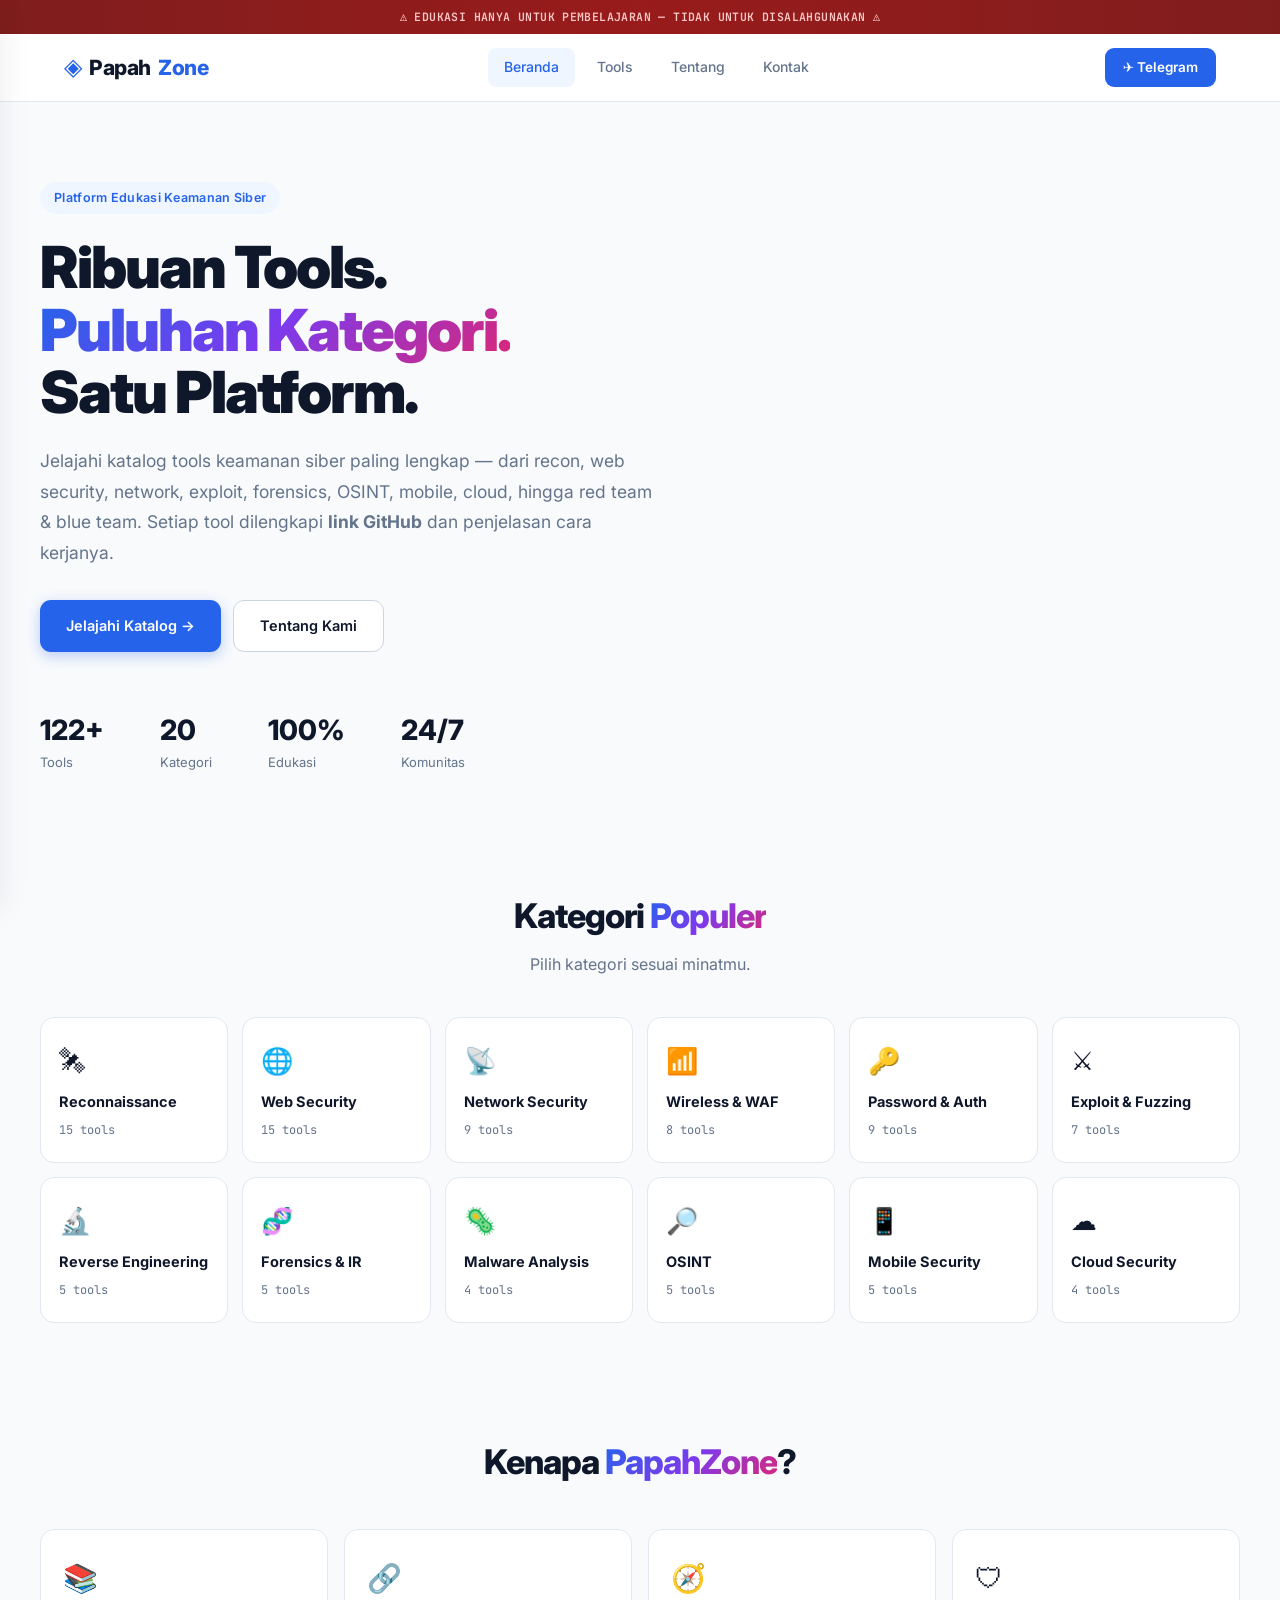
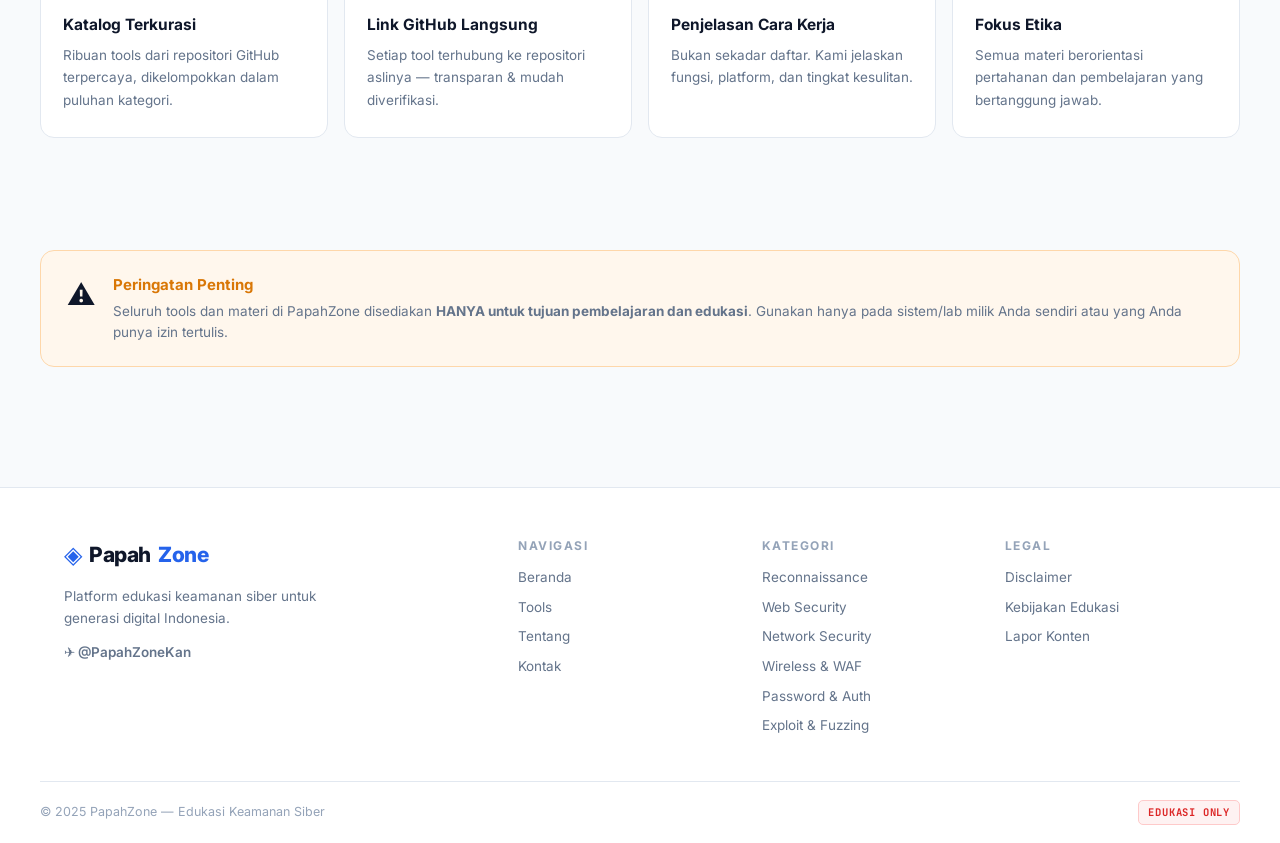
<file: index.html>
<!DOCTYPE html>
<html lang="id">
<head>
<meta charset="UTF-8">
<meta name="viewport" content="width=device-width, initial-scale=1.0">
<title>PapahZone — Platform Edukasi Keamanan Siber</title>
<meta name="description" content="Katalog ribuan tools keamanan siber: recon, web, network, exploit, forensics, OSINT, mobile, cloud, dan puluhan kategori lainnya.">
<link rel="stylesheet" href="style.css">
</head>
<body>

<div class="edu-banner">⚠ EDUKASI HANYA UNTUK PEMBELAJARAN — TIDAK UNTUK DISALAHGUNAKAN ⚠</div>

<header class="navbar">
  <div class="nav-container">
    <a href="index.html" class="logo"><span class="logo-mark">◈</span> Papah<span class="logo-accent">Zone</span></a>
    <nav class="nav-links">
      <a href="index.html" class="active">Beranda</a>
      <a href="tools.html">Tools</a>
      <a href="tentang.html">Tentang</a>
      <a href="kontak.html">Kontak</a>
    </nav>
    <div class="nav-actions">
      <a href="https://t.me/PapahZoneKan" target="_blank" class="btn-tg">✈ Telegram</a>
      <button class="hamburger" id="hamburger" aria-label="Menu"><span></span><span></span><span></span></button>
    </div>
  </div>
</header>

<aside class="sidebar" id="sidebar">
  <div class="sidebar-head">
    <span class="logo"><span class="logo-mark">◈</span> Papah<span class="logo-accent">Zone</span></span>
    <button class="close-btn" id="closeSidebar">✕</button>
  </div>
  <nav class="sidebar-nav">
    <a href="index.html" class="nav-item">Beranda</a>
    <div class="nav-group">
      <button class="nav-item group-toggle">Kategori Tools <span class="chev">▾</span></button>
      <div class="group-menu" id="sidebarCategories">
        <!-- diisi app.js -->
      </div>
    </div>
    <a href="tools.html" class="nav-item">Semua Tools</a>
    <a href="tentang.html" class="nav-item">Tentang Kami</a>
    <a href="kontak.html" class="nav-item">Contact Us</a>
  </nav>
  <div class="sidebar-foot">
    <a href="https://t.me/PapahZoneKan" target="_blank" class="tg-full">✈ @PapahZoneKan</a>
  </div>
</aside>
<div class="overlay" id="overlay"></div>

<main>
  <section class="hero container">
    <div class="hero-content">
      <span class="pill">Platform Edukasi Keamanan Siber</span>
      <h1>Ribuan Tools.<br><span class="gradient-text">Puluhan Kategori.</span><br>Satu Platform.</h1>
      <p class="hero-desc">Jelajahi katalog tools keamanan siber paling lengkap — dari recon, web security, network, exploit, forensics, OSINT, mobile, cloud, hingga red team & blue team. Setiap tool dilengkapi <strong>link GitHub</strong> dan penjelasan cara kerjanya.</p>
      <div class="hero-actions">
        <a href="tools.html" class="btn btn-primary">Jelajahi Katalog →</a>
        <a href="tentang.html" class="btn btn-outline">Tentang Kami</a>
      </div>
      <div class="hero-stats">
        <div><strong id="statTools">0</strong><span>Tools</span></div>
        <div><strong id="statCats">0</strong><span>Kategori</span></div>
        <div><strong>100%</strong><span>Edukasi</span></div>
        <div><strong>24/7</strong><span>Komunitas</span></div>
      </div>
    </div>
  </section>

  <section class="container section">
    <div class="section-head"><h2>Kategori <span class="gradient-text">Populer</span></h2><p>Pilih kategori sesuai minatmu.</p></div>
    <div class="category-grid" id="homeCategories"></div>
  </section>

  <section class="container section">
    <div class="section-head"><h2>Kenapa <span class="gradient-text">PapahZone</span>?</h2></div>
    <div class="feature-grid">
      <div class="feature-card"><div class="feature-icon">📚</div><h3>Katalog Terkurasi</h3><p>Ribuan tools dari repositori GitHub terpercaya, dikelompokkan dalam puluhan kategori.</p></div>
      <div class="feature-card"><div class="feature-icon">🔗</div><h3>Link GitHub Langsung</h3><p>Setiap tool terhubung ke repositori aslinya — transparan & mudah diverifikasi.</p></div>
      <div class="feature-card"><div class="feature-icon">🧭</div><h3>Penjelasan Cara Kerja</h3><p>Bukan sekadar daftar. Kami jelaskan fungsi, platform, dan tingkat kesulitan.</p></div>
      <div class="feature-card"><div class="feature-icon">🛡</div><h3>Fokus Etika</h3><p>Semua materi berorientasi pertahanan dan pembelajaran yang bertanggung jawab.</p></div>
    </div>
  </section>

  <section class="container section">
    <div class="warning-box">
      <div class="warning-icon">⚠</div>
      <div><h3>Peringatan Penting</h3><p>Seluruh tools dan materi di PapahZone disediakan <strong>HANYA untuk tujuan pembelajaran dan edukasi</strong>. Gunakan hanya pada sistem/lab milik Anda sendiri atau yang Anda punya izin tertulis.</p></div>
    </div>
  </section>
</main>

<footer class="footer">
  <div class="container footer-grid">
    <div><div class="logo"><span class="logo-mark">◈</span> Papah<span class="logo-accent">Zone</span></div><p class="footer-desc">Platform edukasi keamanan siber untuk generasi digital Indonesia.</p><a href="https://t.me/PapahZoneKan" target="_blank" class="tg-link">✈ @PapahZoneKan</a></div>
    <div><h4>Navigasi</h4><a href="index.html">Beranda</a><a href="tools.html">Tools</a><a href="tentang.html">Tentang</a><a href="kontak.html">Kontak</a></div>
    <div><h4>Kategori</h4><div id="footerCategories"></div></div>
    <div><h4>Legal</h4><a href="tentang.html">Disclaimer</a><a href="tentang.html">Kebijakan Edukasi</a><a href="kontak.html">Lapor Konten</a></div>
  </div>
  <div class="container footer-bottom"><span>© 2025 PapahZone — Edukasi Keamanan Siber</span><span class="edu-tag">EDUKASI ONLY</span></div>
</footer>

<script src="data.js"></script>
<script src="app.js"></script>
</body>
</html>
</file>
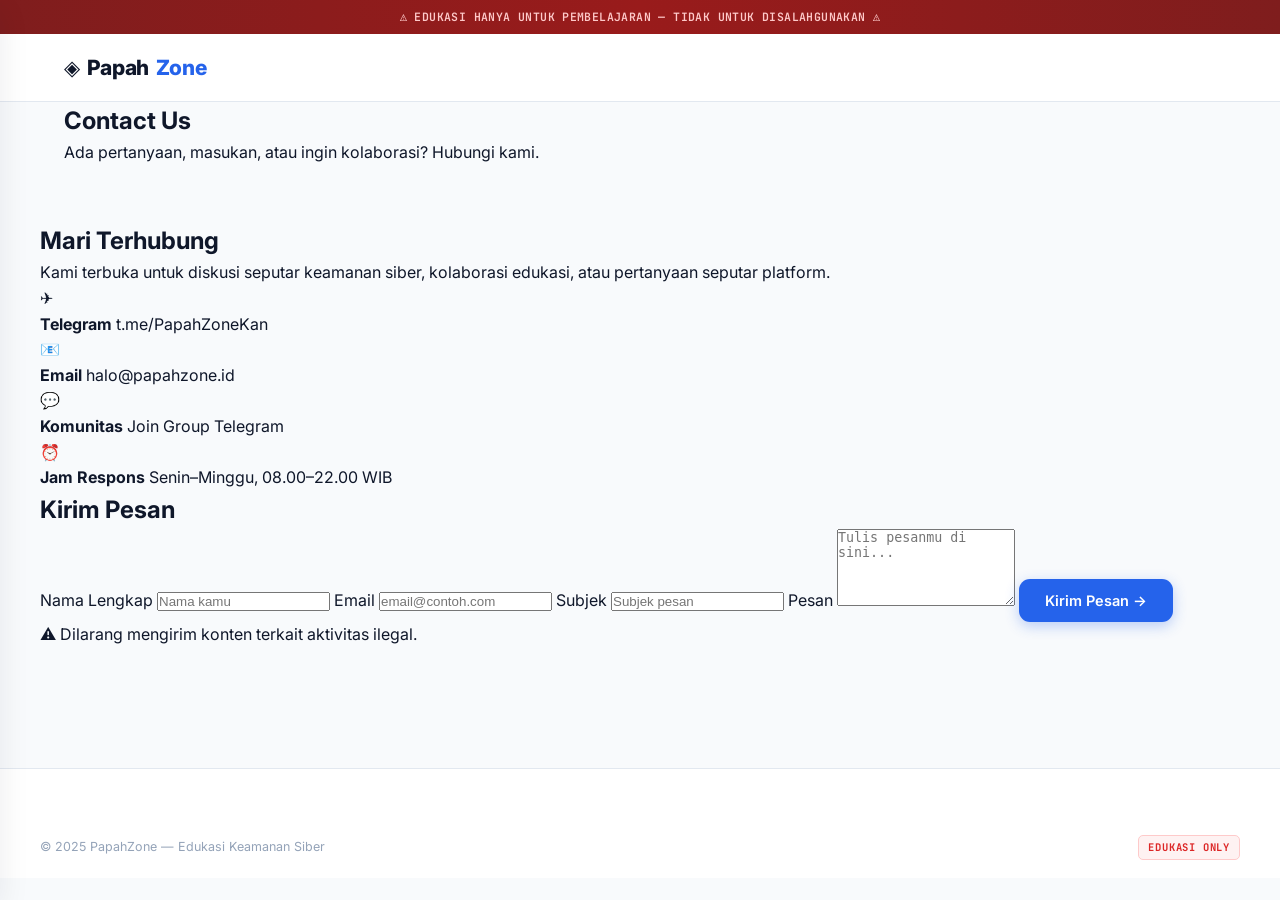
<file: kontak.html>
<!DOCTYPE html>
<html lang="id">
<head>
<meta charset="UTF-8">
<meta name="viewport" content="width=device-width,initial-scale=1.0">
<title>Contact Us — PapahZone</title>
<link rel="stylesheet" href="style.css">
</head>
<body>

<div class="edu-banner">
  <span>⚠ EDUKASI HANYA UNTUK PEMBELAJARAN — TIDAK UNTUK DISALAHGUNAKAN ⚠</span>
</div>

<header class="navbar">
  <div class="nav-container">
    <a href="index.html" class="logo"><span class="logo-icon">◈</span> Papah<span class="logo-accent">Zone</span></a>
    <button class="hamburger" id="hamburger"><span></span><span></span><span></span></button>
  </div>
</header>

<aside class="sidebar" id="sidebar">
  <div class="sidebar-header">
    <span class="logo"><span class="logo-icon">◈</span> Papah<span class="logo-accent">Zone</span></span>
    <button class="close-btn" id="closeSidebar">✕</button>
  </div>
  <nav class="sidebar-nav">
    <a href="index.html" class="nav-item">BERANDA</a>
    <div class="nav-dropdown">
      <button class="nav-item dropdown-toggle">TOOLS <span class="chevron">▾</span></button>
      <div class="dropdown-menu">
        <a href="tools.html?cat=pentester">Pentester</a>
        <a href="tools.html?cat=attacker">Attacker</a>
        <a href="tools.html?cat=hacking">Hacking</a>
        <a href="tools.html?cat=password">Password Attacker</a>
        <a href="tools.html?cat=wifi">Wifi & WAF</a>
        <a href="tools.html" class="all-tools">▸ Semua Tools</a>
      </div>
    </div>
    <a href="tentang.html" class="nav-item">TENTANG KAMI</a>
    <a href="kontak.html" class="nav-item">CONTACT US</a>
  </nav>
  <div class="sidebar-footer">
    <a href="https://t.me/PapahZoneKan" target="_blank" class="tg-btn">✈ Telegram: @PapahZoneKan</a>
  </div>
</aside>
<div class="overlay" id="overlay"></div>

<section class="page-head">
  <div class="container">
    <h1>Contact <span class="grad">Us</span></h1>
    <p>Ada pertanyaan, masukan, atau ingin kolaborasi? Hubungi kami.</p>
  </div>
</section>

<section class="container section">
  <div class="contact-grid">
    <div class="contact-info">
      <h2>Mari Terhubung</h2>
      <p>Kami terbuka untuk diskusi seputar keamanan siber, kolaborasi edukasi, atau pertanyaan seputar platform.</p>

      <div class="contact-item">
        <div class="ci-icon">✈</div>
        <div>
          <strong>Telegram</strong>
          <a href="https://t.me/PapahZoneKan" target="_blank">t.me/PapahZoneKan</a>
        </div>
      </div>
      <div class="contact-item">
        <div class="ci-icon">📧</div>
        <div>
          <strong>Email</strong>
          <span>halo@papahzone.id</span>
        </div>
      </div>
      <div class="contact-item">
        <div class="ci-icon">💬</div>
        <div>
          <strong>Komunitas</strong>
          <a href="https://t.me/PapahZoneKan" target="_blank">Join Group Telegram</a>
        </div>
      </div>
      <div class="contact-item">
        <div class="ci-icon">⏰</div>
        <div>
          <strong>Jam Respons</strong>
          <span>Senin–Minggu, 08.00–22.00 WIB</span>
        </div>
      </div>
    </div>

    <form class="contact-form" onsubmit="event.preventDefault(); alert('Pesan terkirim (demo). Hubungi kami lewat Telegram untuk respon cepat.'); this.reset();">
      <h2>Kirim Pesan</h2>
      <label>Nama Lengkap
        <input type="text" required placeholder="Nama kamu">
      </label>
      <label>Email
        <input type="email" required placeholder="email@contoh.com">
      </label>
      <label>Subjek
        <input type="text" required placeholder="Subjek pesan">
      </label>
      <label>Pesan
        <textarea required rows="5" placeholder="Tulis pesanmu di sini..."></textarea>
      </label>
      <button type="submit" class="btn btn-primary">Kirim Pesan →</button>
      <p class="form-note">⚠ Dilarang mengirim konten terkait aktivitas ilegal.</p>
    </form>
  </div>
</section>

<footer class="footer">
  <div class="container footer-bottom" style="border:none">
    <span>© 2025 PapahZone — Edukasi Keamanan Siber</span>
    <span class="edu-tag">EDUKASI ONLY</span>
  </div>
</footer>

<script src="app.js"></script>
</body>
</html>
</file>
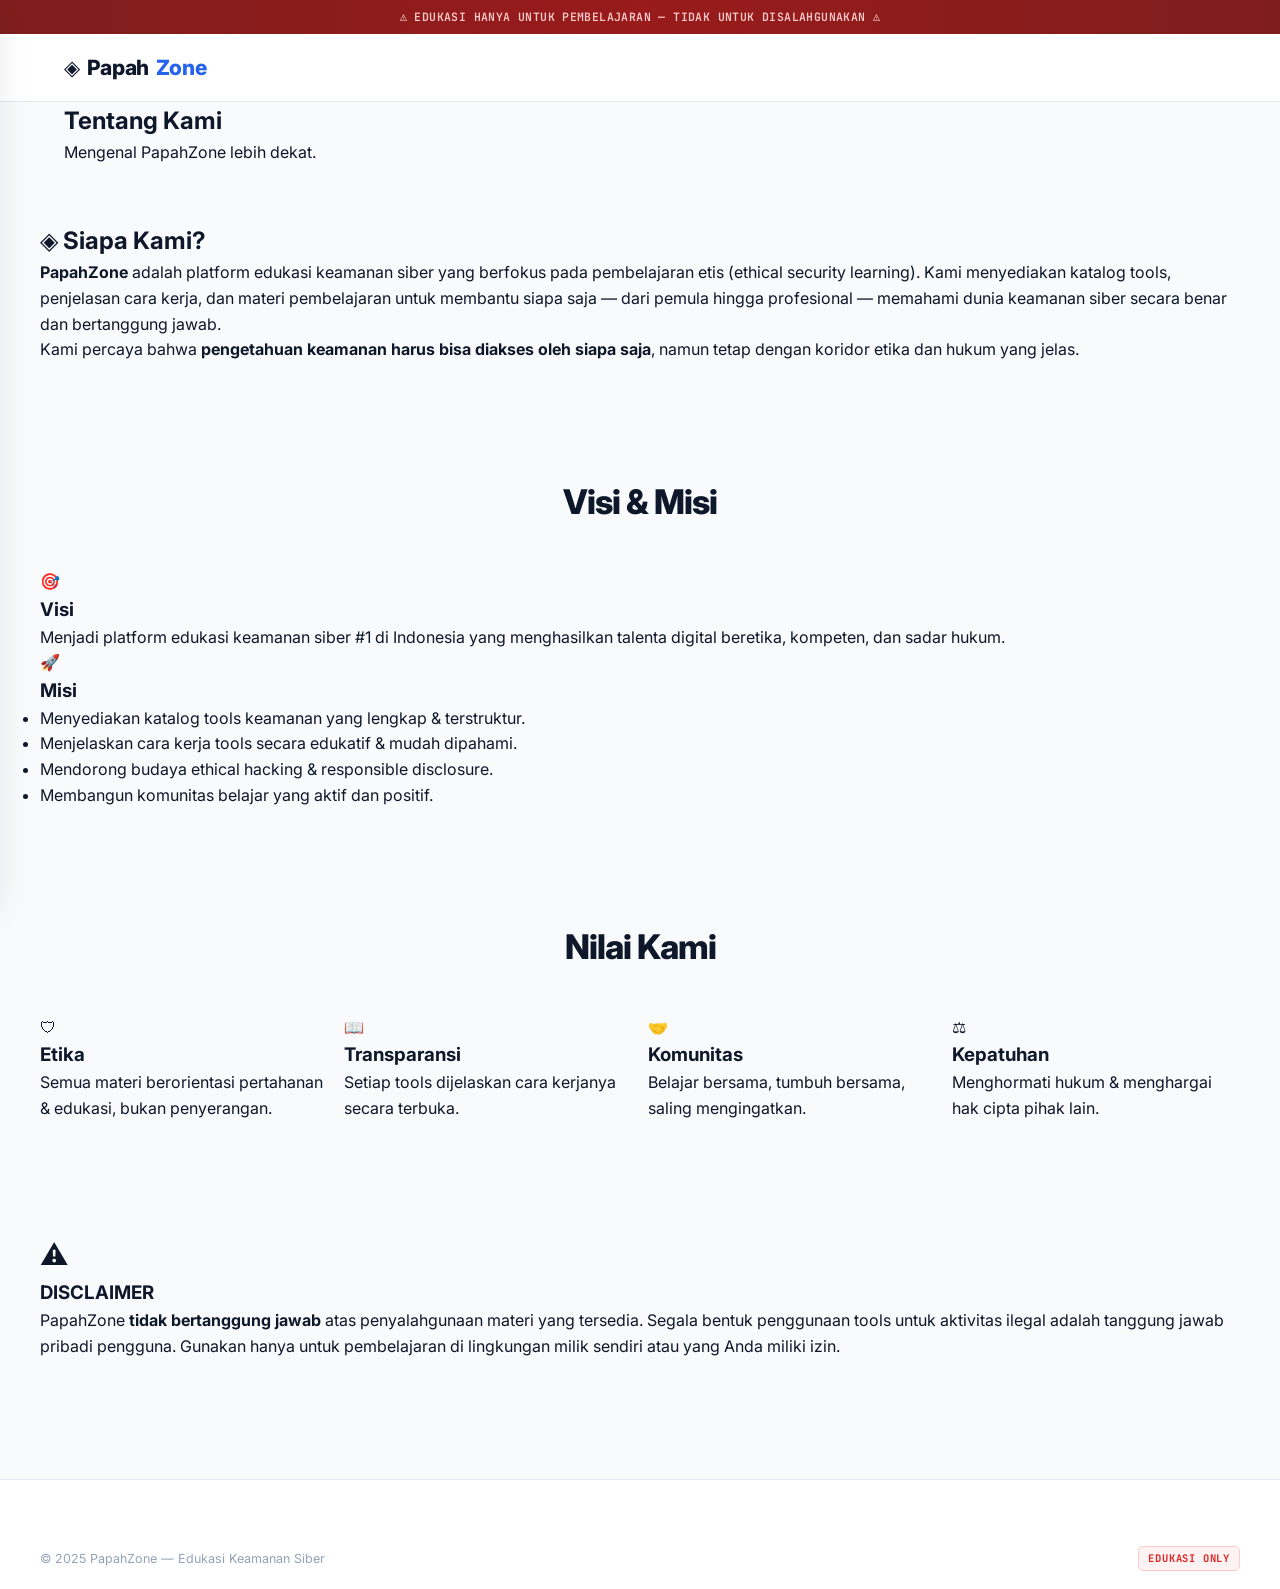
<file: tentang.html>
<!DOCTYPE html>
<html lang="id">
<head>
<meta charset="UTF-8">
<meta name="viewport" content="width=device-width,initial-scale=1.0">
<title>Tentang Kami — PapahZone</title>
<link rel="stylesheet" href="style.css">
</head>
<body>

<div class="edu-banner">
  <span>⚠ EDUKASI HANYA UNTUK PEMBELAJARAN — TIDAK UNTUK DISALAHGUNAKAN ⚠</span>
</div>

<header class="navbar">
  <div class="nav-container">
    <a href="index.html" class="logo"><span class="logo-icon">◈</span> Papah<span class="logo-accent">Zone</span></a>
    <button class="hamburger" id="hamburger"><span></span><span></span><span></span></button>
  </div>
</header>

<aside class="sidebar" id="sidebar">
  <div class="sidebar-header">
    <span class="logo"><span class="logo-icon">◈</span> Papah<span class="logo-accent">Zone</span></span>
    <button class="close-btn" id="closeSidebar">✕</button>
  </div>
  <nav class="sidebar-nav">
    <a href="index.html" class="nav-item">BERANDA</a>
    <div class="nav-dropdown">
      <button class="nav-item dropdown-toggle">TOOLS <span class="chevron">▾</span></button>
      <div class="dropdown-menu">
        <a href="tools.html?cat=pentester">Pentester</a>
        <a href="tools.html?cat=attacker">Attacker</a>
        <a href="tools.html?cat=hacking">Hacking</a>
        <a href="tools.html?cat=password">Password Attacker</a>
        <a href="tools.html?cat=wifi">Wifi & WAF</a>
        <a href="tools.html" class="all-tools">▸ Semua Tools</a>
      </div>
    </div>
    <a href="tentang.html" class="nav-item">TENTANG KAMI</a>
    <a href="kontak.html" class="nav-item">CONTACT US</a>
  </nav>
  <div class="sidebar-footer">
    <a href="https://t.me/PapahZoneKan" target="_blank" class="tg-btn">✈ Telegram: @PapahZoneKan</a>
  </div>
</aside>
<div class="overlay" id="overlay"></div>

<section class="page-head">
  <div class="container">
    <h1>Tentang <span class="grad">Kami</span></h1>
    <p>Mengenal PapahZone lebih dekat.</p>
  </div>
</section>

<section class="container section">
  <div class="about-card">
    <h2>◈ Siapa Kami?</h2>
    <p><strong>PapahZone</strong> adalah platform edukasi keamanan siber yang berfokus pada pembelajaran etis (ethical security learning). Kami menyediakan katalog tools, penjelasan cara kerja, dan materi pembelajaran untuk membantu siapa saja — dari pemula hingga profesional — memahami dunia keamanan siber secara benar dan bertanggung jawab.</p>
    <p>Kami percaya bahwa <strong>pengetahuan keamanan harus bisa diakses oleh siapa saja</strong>, namun tetap dengan koridor etika dan hukum yang jelas.</p>
  </div>
</section>

<section class="container section">
  <div class="section-head">
    <h2>Visi & <span class="grad">Misi</span></h2>
  </div>
  <div class="vm-grid">
    <div class="vm-card">
      <div class="vm-icon">🎯</div>
      <h3>Visi</h3>
      <p>Menjadi platform edukasi keamanan siber #1 di Indonesia yang menghasilkan talenta digital beretika, kompeten, dan sadar hukum.</p>
    </div>
    <div class="vm-card">
      <div class="vm-icon">🚀</div>
      <h3>Misi</h3>
      <ul>
        <li>Menyediakan katalog tools keamanan yang lengkap & terstruktur.</li>
        <li>Menjelaskan cara kerja tools secara edukatif & mudah dipahami.</li>
        <li>Mendorong budaya ethical hacking & responsible disclosure.</li>
        <li>Membangun komunitas belajar yang aktif dan positif.</li>
      </ul>
    </div>
  </div>
</section>

<section class="container section">
  <div class="section-head"><h2>Nilai <span class="grad">Kami</span></h2></div>
  <div class="feature-grid">
    <div class="feature"><div class="f-icon">🛡</div><h3>Etika</h3><p>Semua materi berorientasi pertahanan & edukasi, bukan penyerangan.</p></div>
    <div class="feature"><div class="f-icon">📖</div><h3>Transparansi</h3><p>Setiap tools dijelaskan cara kerjanya secara terbuka.</p></div>
    <div class="feature"><div class="f-icon">🤝</div><h3>Komunitas</h3><p>Belajar bersama, tumbuh bersama, saling mengingatkan.</p></div>
    <div class="feature"><div class="f-icon">⚖</div><h3>Kepatuhan</h3><p>Menghormati hukum & menghargai hak cipta pihak lain.</p></div>
  </div>
</section>

<section class="container section">
  <div class="warning-card">
    <div class="warning-icon">⚠</div>
    <div>
      <h3>DISCLAIMER</h3>
      <p>PapahZone <strong>tidak bertanggung jawab</strong> atas penyalahgunaan materi yang tersedia. Segala bentuk penggunaan tools untuk aktivitas ilegal adalah tanggung jawab pribadi pengguna. Gunakan hanya untuk pembelajaran di lingkungan milik sendiri atau yang Anda miliki izin.</p>
    </div>
  </div>
</section>

<footer class="footer">
  <div class="container footer-bottom" style="border:none">
    <span>© 2025 PapahZone — Edukasi Keamanan Siber</span>
    <span class="edu-tag">EDUKASI ONLY</span>
  </div>
</footer>

<script src="app.js"></script>
</body>
</html>
</file>
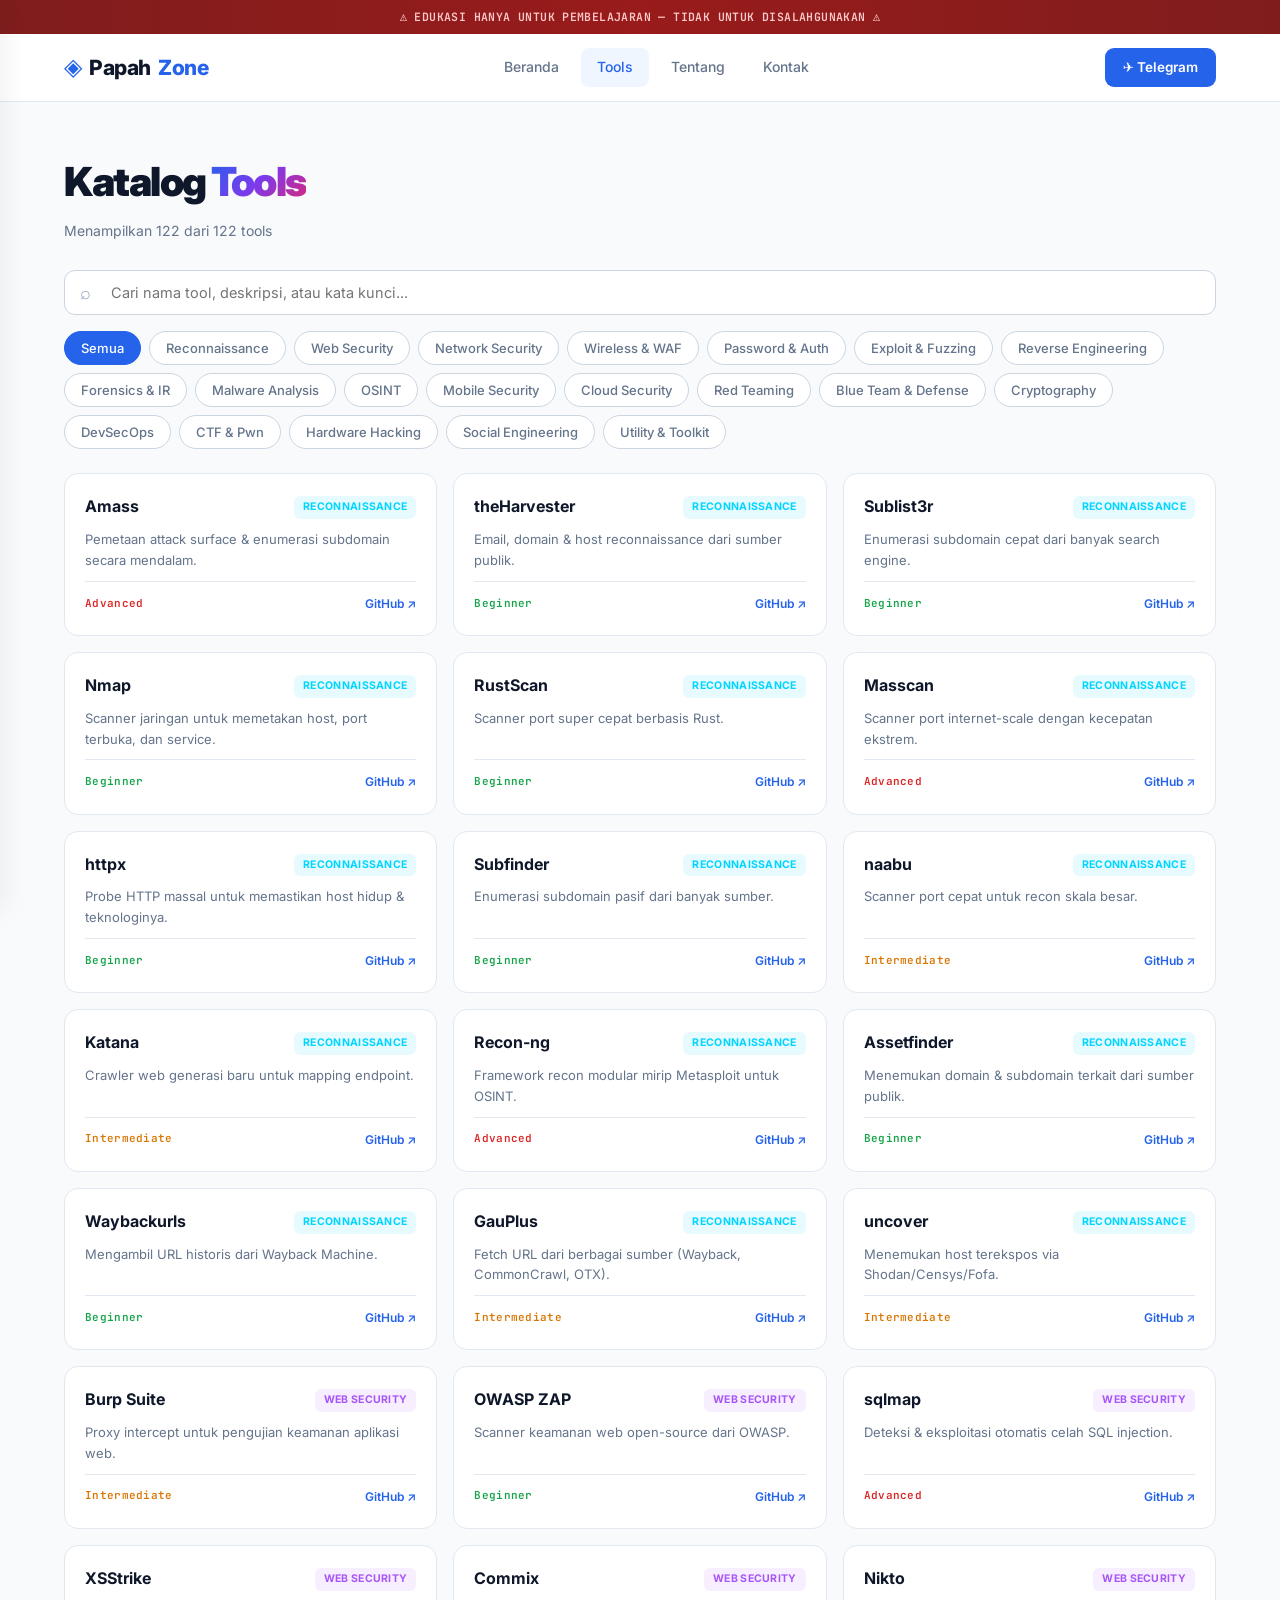
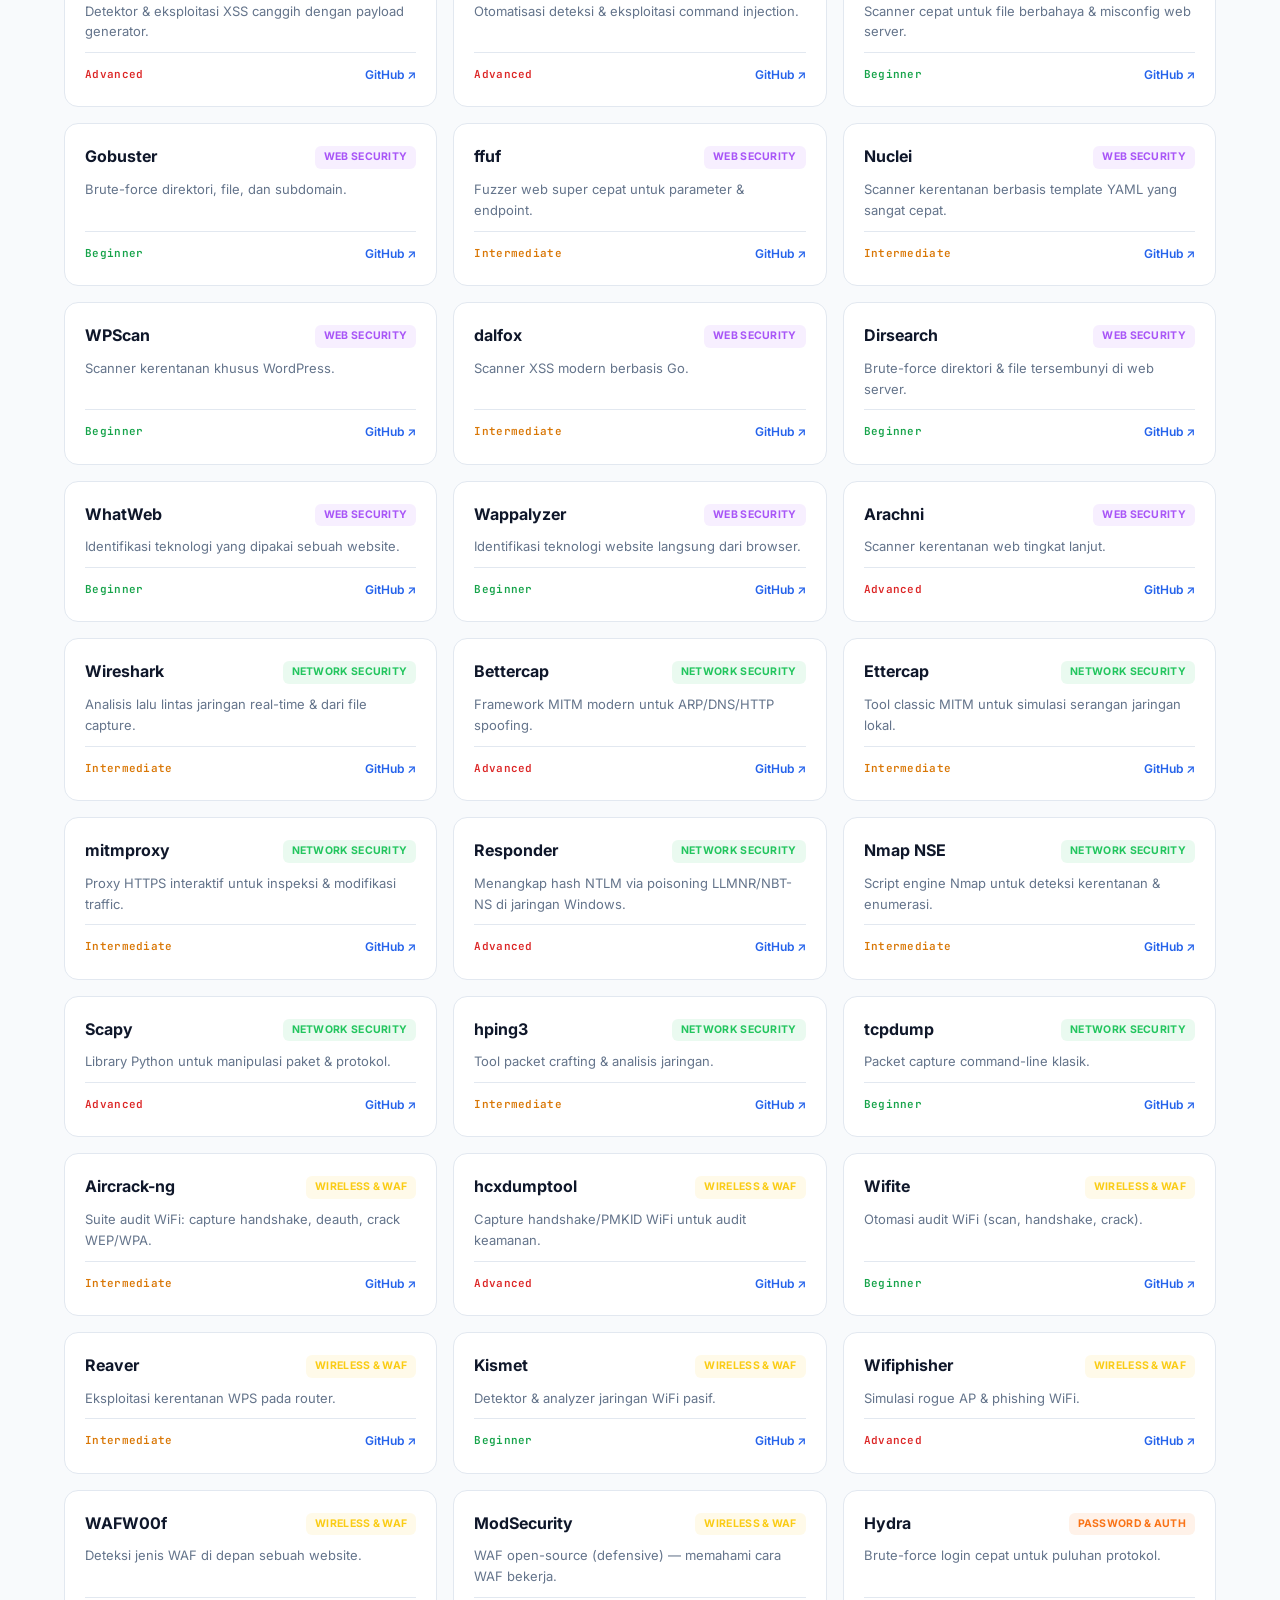
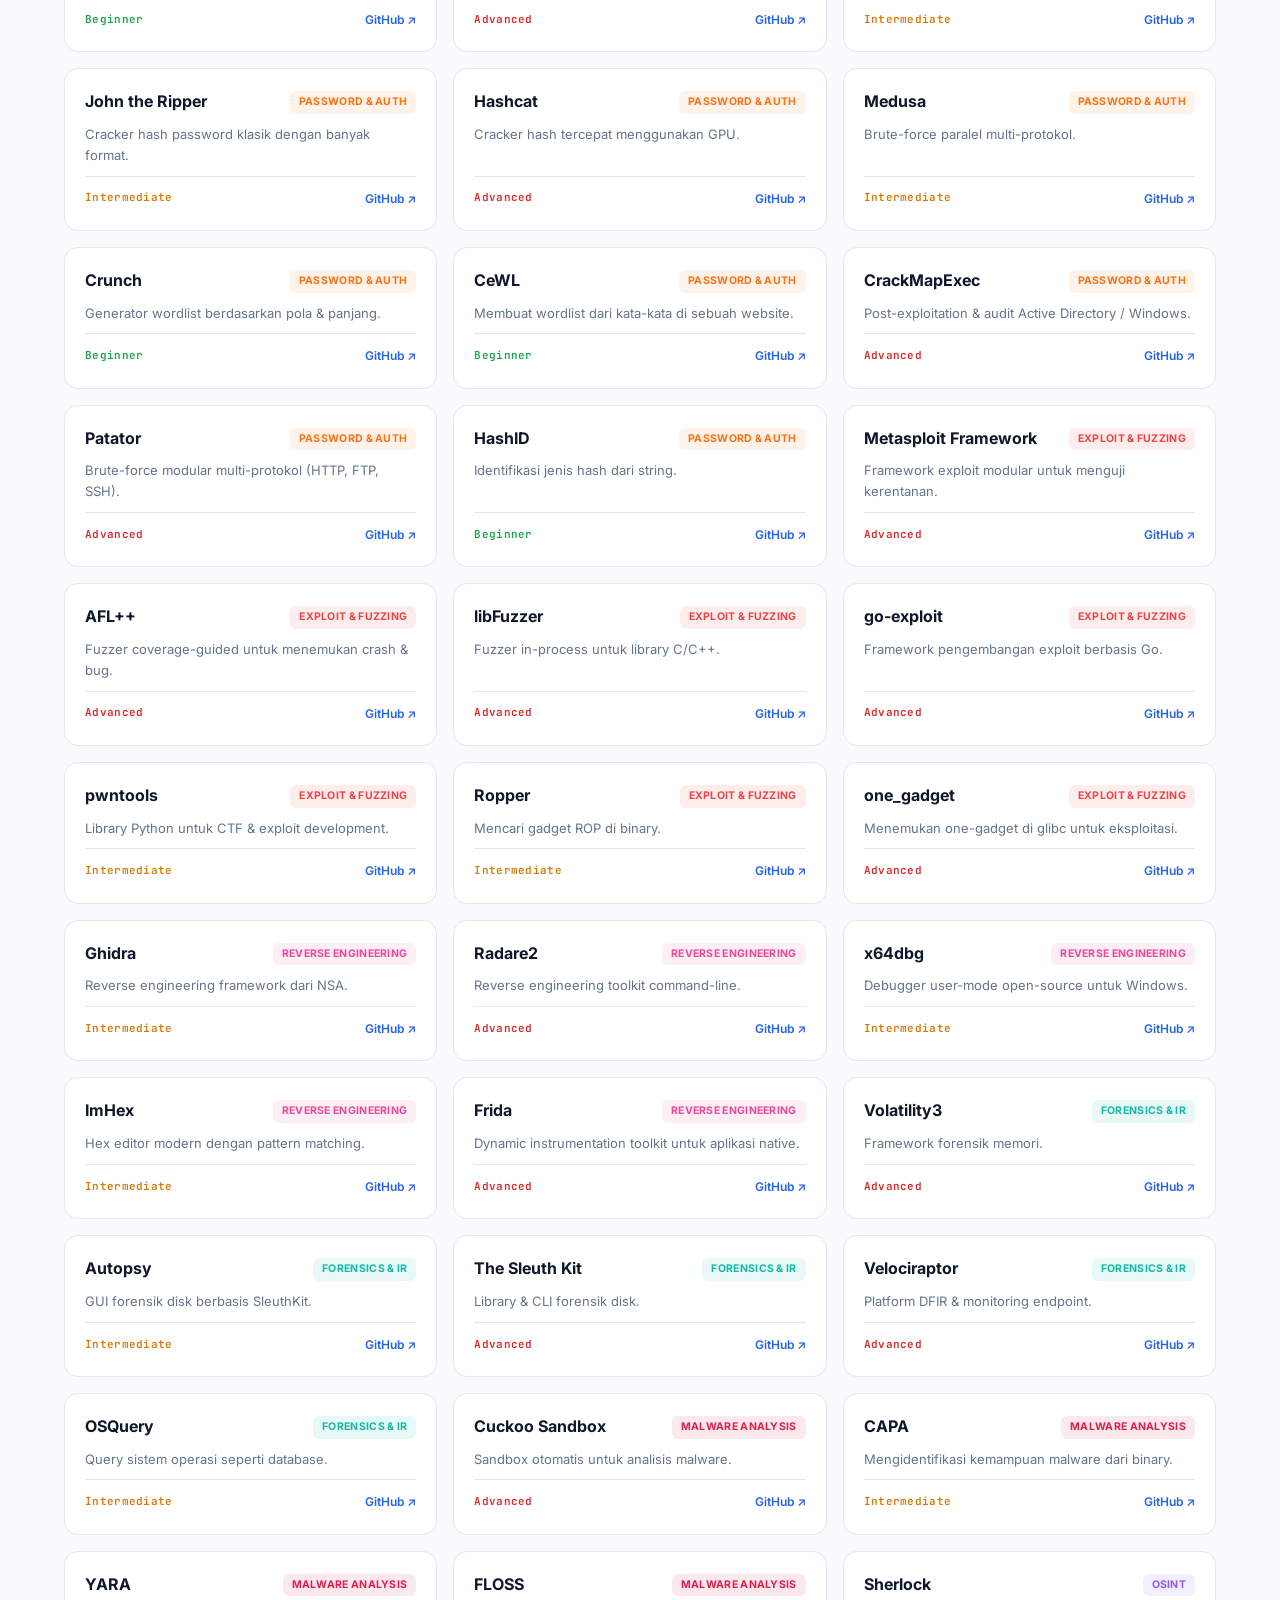
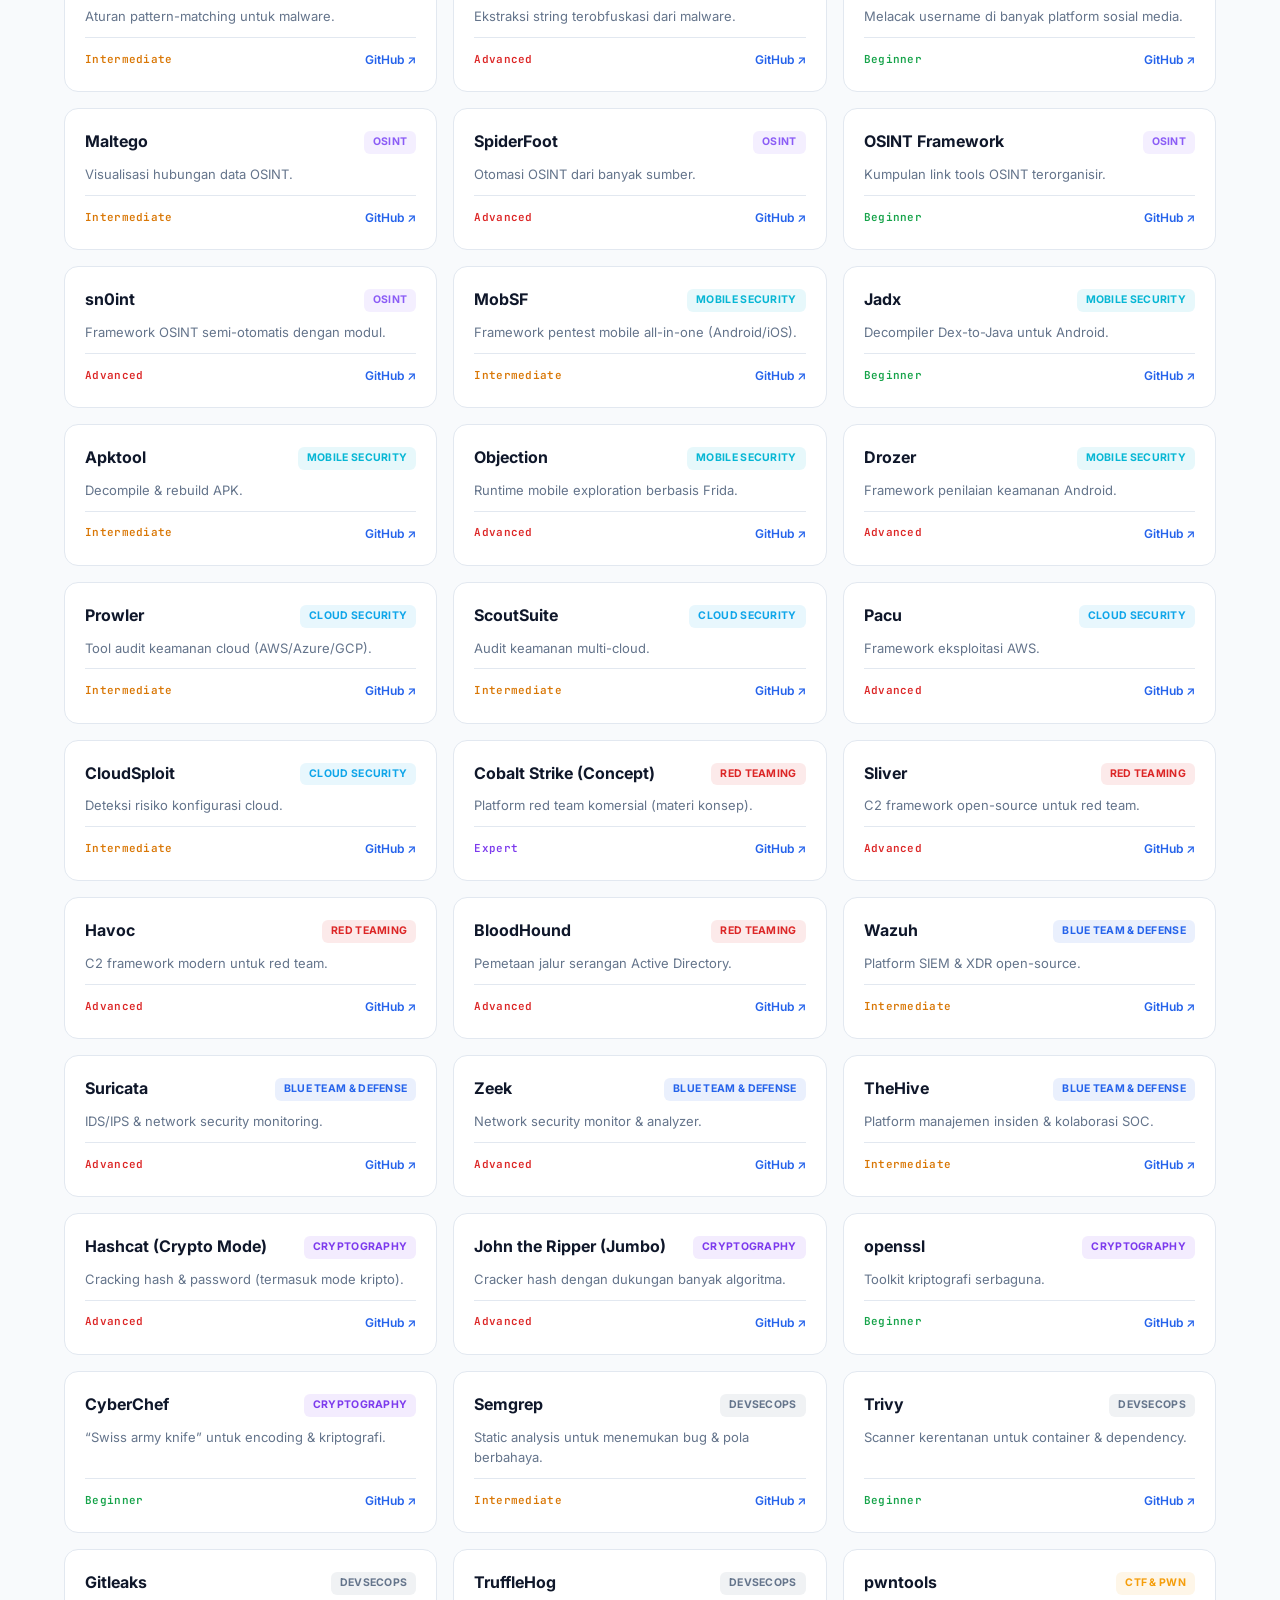
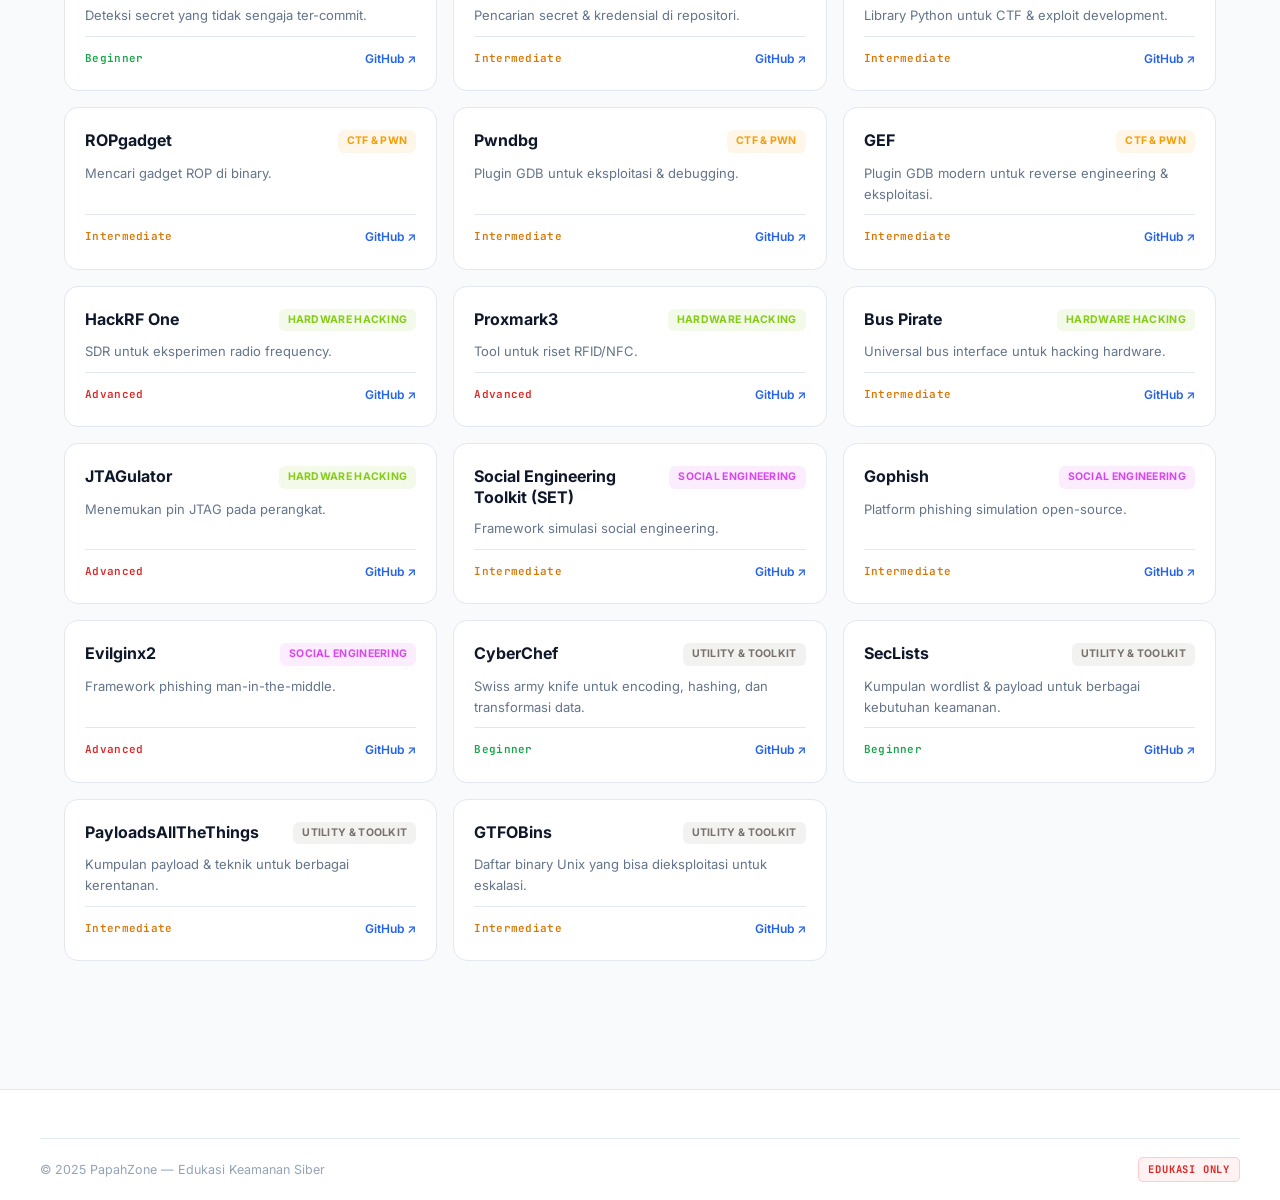
<file: tools.html>
<!DOCTYPE html>
<html lang="id">
<head>
<meta charset="UTF-8">
<meta name="viewport" content="width=device-width, initial-scale=1.0">
<title>Katalog Tools — PapahZone</title>
<link rel="stylesheet" href="style.css">
</head>
<body>

<div class="edu-banner">⚠ EDUKASI HANYA UNTUK PEMBELAJARAN — TIDAK UNTUK DISALAHGUNAKAN ⚠</div>

<header class="navbar">
  <div class="nav-container">
    <a href="index.html" class="logo"><span class="logo-mark">◈</span> Papah<span class="logo-accent">Zone</span></a>
    <nav class="nav-links"><a href="index.html">Beranda</a><a href="tools.html" class="active">Tools</a><a href="tentang.html">Tentang</a><a href="kontak.html">Kontak</a></nav>
    <div class="nav-actions"><a href="https://t.me/PapahZoneKan" target="_blank" class="btn-tg">✈ Telegram</a><button class="hamburger" id="hamburger"><span></span><span></span><span></span></button></div>
  </div>
</header>

<aside class="sidebar" id="sidebar">
  <div class="sidebar-head"><span class="logo"><span class="logo-mark">◈</span> Papah<span class="logo-accent">Zone</span></span><button class="close-btn" id="closeSidebar">✕</button></div>
  <nav class="sidebar-nav">
    <a href="index.html" class="nav-item">Beranda</a>
    <div class="nav-group"><button class="nav-item group-toggle open">Kategori Tools <span class="chev">▾</span></button><div class="group-menu" id="sidebarCategories"></div></div>
    <a href="tools.html" class="nav-item active">Semua Tools</a>
    <a href="tentang.html" class="nav-item">Tentang Kami</a>
    <a href="kontak.html" class="nav-item">Contact Us</a>
  </nav>
  <div class="sidebar-foot"><a href="https://t.me/PapahZoneKan" target="_blank" class="tg-full">✈ @PapahZoneKan</a></div>
</aside>
<div class="overlay" id="overlay"></div>

<main class="container tools-main">
  <div class="tools-header">
    <h1>Katalog <span class="gradient-text">Tools</span></h1>
    <p id="toolsCountLabel">Memuat data...</p>
  </div>

  <div class="tools-toolbar">
    <div class="search-box">
      <span class="search-icon">⌕</span>
      <input type="text" id="searchInput" placeholder="Cari nama tool, deskripsi, atau kata kunci...">
    </div>
    <div class="cat-pills" id="categoryPills"></div>
  </div>

  <div class="tools-grid" id="toolsGrid"></div>
  <div class="empty-state" id="emptyState" style="display:none"><div class="empty-icon">⌕</div><h3>Tidak ada tool ditemukan</h3><p>Coba ubah kata kunci atau kategori.</p></div>
</main>

<div class="modal-overlay" id="modalOverlay"></div>
<div class="modal" id="toolModal"><button class="modal-close" id="modalClose">✕</button><div id="modalContent"></div></div>

<footer class="footer">
  <div class="container footer-bottom"><span>© 2025 PapahZone — Edukasi Keamanan Siber</span><span class="edu-tag">EDUKASI ONLY</span></div>
</footer>

<script src="data.js"></script>
<script src="app.js"></script>
</body>
</html>
</file>
<file: style.css>
/* ============================================================
   PAPAHZONE — style.css
   Desain clean, profesional, modern.
   ============================================================ */
@import url('https://fonts.googleapis.com/css2?family=Inter:wght@400;500;600;700;800;900&family=JetBrains+Mono:wght@400;600&display=swap');

*,*::before,*::after{box-sizing:border-box;margin:0;padding:0}

:root{
  --bg:#f8fafc; --bg-card:#ffffff; --bg-soft:#f1f5f9;
  --text:#0f172a; --text-muted:#64748b; --text-light:#94a3b8;
  --border:#e2e8f0; --border-strong:#cbd5e1;
  --accent:#2563eb; --accent-soft:#eff6ff;
  --success:#16a34a; --warning:#d97706; --danger:#dc2626;
  --radius:14px; --radius-sm:10px;
  --shadow:0 1px 3px rgba(0,0,0,.06),0 1px 2px rgba(0,0,0,.04);
  --shadow-lg:0 10px 30px rgba(15,23,42,.08);
  --font:'Inter',system-ui,sans-serif;
  --mono:'JetBrains Mono',monospace;
  --nav-h:68px;
}

html{scroll-behavior:smooth}
body{
  font-family:var(--font); background:var(--bg); color:var(--text);
  line-height:1.6; min-height:100vh; overflow-x:hidden;
  padding-top:calc(var(--nav-h) + 34px);
}

a{color:inherit;text-decoration:none}
.container{max-width:1200px;margin:0 auto;padding:0 24px}

/* ---------- EDU BANNER ---------- */
.edu-banner{
  position:fixed; top:0; left:0; right:0; z-index:1001;
  background:linear-gradient(90deg,#7f1d1d,#991b1b,#7f1d1d);
  color:#fecaca; font-family:var(--mono); font-size:11.5px; font-weight:600;
  text-align:center; padding:8px 16px; letter-spacing:.4px;
}

/* ---------- NAVBAR ---------- */
.navbar{
  position:fixed; top:34px; left:0; right:0; z-index:999;
  height:var(--nav-h); background:rgba(255,255,255,.9);
  backdrop-filter:blur(16px); border-bottom:1px solid var(--border);
}
.nav-container{
  max-width:1200px; margin:0 auto; padding:0 24px; height:100%;
  display:flex; align-items:center; justify-content:space-between;
}
.logo{font-size:21px; font-weight:800; letter-spacing:-.4px; display:flex; align-items:center; gap:7px}
.logo-mark{color:var(--accent); font-size:24px}
.logo-accent{color:var(--accent)}
.nav-links{display:flex; gap:6px; align-items:center}
.nav-links a{
  padding:8px 16px; border-radius:8px; font-size:14px; font-weight:500;
  color:var(--text-muted); transition:.18s;
}
.nav-links a:hover, .nav-links a.active{color:var(--accent); background:var(--accent-soft)}
.nav-actions{display:flex; align-items:center; gap:12px}
.btn-tg{
  background:var(--accent); color:#fff; padding:9px 18px; border-radius:9px;
  font-size:13.5px; font-weight:600; transition:.18s;
}
.btn-tg:hover{background:#1d4ed8; transform:translateY(-1px)}

/* ---------- HAMBURGER ---------- */
.hamburger{
  width:42px; height:42px; border-radius:10px; cursor:pointer;
  background:var(--bg-soft); border:1px solid var(--border);
  display:none; flex-direction:column; justify-content:center; align-items:center; gap:5px;
}
.hamburger span{display:block; width:20px; height:2px; background:var(--text); border-radius:2px}

/* ---------- SIDEBAR ---------- */
.sidebar{
  position:fixed; top:0; left:0; bottom:0; width:280px; z-index:1002;
  background:#fff; border-right:1px solid var(--border);
  transform:translateX(-100%); transition:transform .3s cubic-bezier(.4,0,.2,1);
  display:flex; flex-direction:column; box-shadow:var(--shadow-lg);
}
.sidebar.open{transform:translateX(0)}
.sidebar-head{
  display:flex; align-items:center; justify-content:space-between;
  padding:20px 20px; border-bottom:1px solid var(--border);
}
.close-btn{
  width:32px; height:32px; border-radius:8px; cursor:pointer;
  background:var(--bg-soft); border:1px solid var(--border);
  color:var(--text-muted); font-size:13px;
}
.close-btn:hover{background:var(--danger); color:#fff; border-color:var(--danger)}
.sidebar-nav{padding:16px 12px; flex:1; overflow-y:auto}
.nav-item{
  display:flex; align-items:center; justify-content:space-between; width:100%;
  padding:11px 14px; border-radius:9px; color:var(--text-muted);
  font-size:14px; font-weight:500; cursor:pointer; transition:.18s;
  border:none; background:none; font-family:inherit; text-align:left;
}
.nav-item:hover{color:var(--text); background:var(--bg-soft)}
.nav-item.active{color:var(--accent); background:var(--accent-soft); font-weight:600}
.group-toggle .chev{transition:.25s; font-size:11px}
.group-toggle.open .chev{transform:rotate(180deg)}
.group-menu{display:none; padding-left:8px; margin-top:4px; max-height:400px; overflow-y:auto}
.group-menu.open{display:block}
.group-menu a{
  display:block; padding:9px 14px 9px 20px; border-radius:8px;
  color:var(--text-muted); font-size:13.5px; transition:.18s;
  border-left:2px solid var(--border);
}
.group-menu a:hover{color:var(--accent); background:var(--accent-soft); border-left-color:var(--accent)}
.sidebar-foot{padding:16px; border-top:1px solid var(--border)}
.tg-full{
  display:block; text-align:center; padding:11px; border-radius:9px;
  background:var(--accent); color:#fff; font-size:13.5px; font-weight:600;
}
.tg-full:hover{background:#1d4ed8}

.overlay{
  position:fixed; inset:0; background:rgba(15,23,42,.45); backdrop-filter:blur(2px);
  opacity:0; visibility:hidden; transition:.28s; z-index:1000;
}
.overlay.show{opacity:1; visibility:visible}

/* ---------- HERO ---------- */
.hero{padding:80px 0 60px}
.hero-content{max-width:760px}
.pill{
  display:inline-block; padding:6px 14px; border-radius:999px;
  background:var(--accent-soft); color:var(--accent);
  font-size:12.5px; font-weight:600; letter-spacing:.3px; margin-bottom:22px;
}
.hero h1{
  font-size:clamp(34px,5.5vw,58px); font-weight:900; line-height:1.08;
  letter-spacing:-2px;
}
.gradient-text{
  background:linear-gradient(135deg,#2563eb,#7c3aed,#db2777);
  -webkit-background-clip:text; background-clip:text; color:transparent;
}
.hero-desc{
  color:var(--text-muted); font-size:clamp(15px,1.6vw,17.5px);
  margin:22px 0 32px; max-width:620px; line-height:1.75;
}
.hero-actions{display:flex; gap:12px; flex-wrap:wrap}
.btn{
  padding:13px 26px; border-radius:11px; font-weight:600; font-size:14.5px;
  cursor:pointer; border:none; transition:.2s; font-family:inherit;
  display:inline-flex; align-items:center; gap:8px;
}
.btn-primary{background:var(--accent); color:#fff; box-shadow:0 4px 14px rgba(37,99,235,.3)}
.btn-primary:hover{background:#1d4ed8; transform:translateY(-2px); box-shadow:0 8px 20px rgba(37,99,235,.35)}
.btn-outline{background:#fff; color:var(--text); border:1px solid var(--border-strong)}
.btn-outline:hover{border-color:var(--accent); color:var(--accent)}

.hero-stats{display:flex; gap:clamp(24px,5vw,56px); margin-top:56px; flex-wrap:wrap}
.hero-stats div{display:flex; flex-direction:column}
.hero-stats strong{font-size:28px; font-weight:800; color:var(--text)}
.hero-stats span{font-size:13px; color:var(--text-muted)}

/* ---------- SECTIONS ---------- */
.section{padding:56px 0}
.section-head{text-align:center; margin-bottom:40px}
.section-head h2{font-size:clamp(24px,3.5vw,34px); font-weight:800; letter-spacing:-1px}
.section-head p{color:var(--text-muted); margin-top:8px}

/* ---------- CATEGORY GRID ---------- */
.category-grid{display:grid; grid-template-columns:repeat(auto-fill,minmax(170px,1fr)); gap:14px}
.cat-card{
  background:var(--bg-card); border:1px solid var(--border);
  border-radius:var(--radius); padding:22px 18px; transition:.2s;
  display:flex; flex-direction:column; gap:8px;
}
.cat-card:hover{border-color:var(--accent); box-shadow:var(--shadow-lg); transform:translateY(-3px)}
.cat-icon{font-size:26px}
.cat-card h3{font-size:14.5px; font-weight:700}
.cat-card span{font-size:12px; color:var(--text-muted); font-family:var(--mono)}

/* ---------- FEATURE GRID ---------- */
.feature-grid{display:grid; grid-template-columns:repeat(auto-fit,minmax(230px,1fr)); gap:16px}
.feature-card{
  background:var(--bg-card); border:1px solid var(--border);
  border-radius:var(--radius); padding:26px 22px; transition:.2s;
}
.feature-card:hover{border-color:var(--border-strong); box-shadow:var(--shadow)}
.feature-icon{font-size:28px; margin-bottom:12px}
.feature-card h3{font-size:15.5px; margin-bottom:6px}
.feature-card p{font-size:13.5px; color:var(--text-muted); line-height:1.65}

/* ---------- WARNING ---------- */
.warning-box{
  display:flex; gap:18px; align-items:flex-start;
  background:#fff7ed; border:1px solid #fed7aa;
  border-radius:var(--radius); padding:22px 26px;
}
.warning-icon{font-size:28px; flex-shrink:0}
.warning-box h3{font-size:15px; color:var(--warning); margin-bottom:4px}
.warning-box p{font-size:13.5px; color:var(--text-muted)}

/* ---------- TOOLS PAGE ---------- */
.tools-main{padding:48px 24px 64px}
.tools-header{margin-bottom:28px}
.tools-header h1{font-size:clamp(28px,4vw,40px); font-weight:900; letter-spacing:-1.5px}
.tools-header p{color:var(--text-muted); margin-top:6px; font-size:14px}
.tools-toolbar{display:flex; flex-direction:column; gap:16px; margin-bottom:24px}
.search-box{position:relative}
.search-icon{position:absolute; left:16px; top:50%; transform:translateY(-50%); color:var(--text-light); font-size:18px}
#searchInput{
  width:100%; padding:13px 16px 13px 46px; border-radius:11px;
  background:#fff; border:1px solid var(--border-strong); color:var(--text);
  font-size:14.5px; font-family:inherit; transition:.2s;
}
#searchInput:focus{outline:none; border-color:var(--accent); box-shadow:0 0 0 4px var(--accent-soft)}

.cat-pills{display:flex; gap:8px; flex-wrap:wrap}
.pill-btn{
  padding:8px 16px; border-radius:999px; cursor:pointer;
  background:#fff; border:1px solid var(--border-strong);
  color:var(--text-muted); font-size:13px; font-weight:500; font-family:inherit;
  transition:.18s;
}
.pill-btn:hover{color:var(--accent); border-color:var(--accent)}
.pill-btn.active{background:var(--accent); color:#fff; border-color:var(--accent)}

.tools-grid{display:grid; grid-template-columns:repeat(auto-fill,minmax(300px,1fr)); gap:16px}
.tool-card{
  background:var(--bg-card); border:1px solid var(--border);
  border-radius:var(--radius); padding:22px 20px; cursor:pointer;
  transition:.22s; display:flex; flex-direction:column; gap:10px;
}
.tool-card:hover{border-color:var(--accent); box-shadow:var(--shadow-lg); transform:translateY(-3px)}
.tc-top{display:flex; align-items:flex-start; justify-content:space-between; gap:10px}
.tool-card h3{font-size:16px; font-weight:700; line-height:1.3}
.cat-tag{
  font-size:10.5px; font-weight:700; padding:3px 9px; border-radius:6px;
  letter-spacing:.3px; text-transform:uppercase; white-space:nowrap;
}
.tool-card p{font-size:13px; color:var(--text-muted); line-height:1.6; flex:1}
.tc-foot{display:flex; align-items:center; justify-content:space-between; padding-top:12px; border-top:1px solid var(--border)}
.diff{font-size:11px; font-weight:600; font-family:var(--mono); letter-spacing:.3px}
.diff.Beginner{color:var(--success)}
.diff.Intermediate{color:var(--warning)}
.diff.Advanced{color:var(--danger)}
.diff.Expert{color:#7c3aed}
.gh-link{font-size:12px; color:var(--accent); font-weight:600; display:flex; align-items:center; gap:4px}

.empty-state{text-align:center; padding:80px 20px; color:var(--text-muted)}
.empty-icon{font-size:44px; margin-bottom:12px; opacity:.4}

/* ---------- MODAL ---------- */
.modal-overlay{
  position:fixed; inset:0; background:rgba(15,23,42,.5); backdrop-filter:blur(4px);
  z-index:1100; opacity:0; visibility:hidden; transition:.25s;
}
.modal-overlay.show{opacity:1; visibility:visible}
.modal{
  position:fixed; top:50%; left:50%; transform:translate(-50%,-46%);
  width:min(640px,92vw); max-height:88vh; overflow-y:auto; z-index:1101;
  background:#fff; border-radius:18px; padding:32px 30px; opacity:0; visibility:hidden;
  transition:.25s; box-shadow:0 20px 60px rgba(15,23,42,.2);
}
.modal.show{opacity:1; visibility:visible; transform:translate(-50%,-50%)}
.modal-close{
  position:absolute; top:16px; right:16px; width:34px; height:34px;
  border-radius:9px; border:1px solid var(--border); background:var(--bg-soft);
  color:var(--text-muted); cursor:pointer; font-size:14px; transition:.18s;
}
.modal-close:hover{background:var(--danger); color:#fff; border-color:var(--danger)}
.modal h2{font-size:22px; margin-bottom:6px; padding-right:40px}
.modal .m-tag{display:inline-block; margin-bottom:18px}
.m-block{margin-top:20px}
.m-block h4{
  font-size:11px; letter-spacing:1.8px; color:var(--accent);
  font-family:var(--mono); margin-bottom:6px; text-transform:uppercase;
}
.m-block p{font-size:14px; color:var(--text-muted); line-height:1.7}
.m-meta{display:grid; grid-template-columns:1fr 1fr; gap:10px; margin-top:18px}
.m-meta div{background:var(--bg-soft); border-radius:10px; padding:11px 14px}
.m-meta span{display:block; font-size:10.5px; color:var(--text-light); letter-spacing:.8px; margin-bottom:2px}
.m-meta strong{font-size:13px}
.m-gh{
  display:inline-flex; align-items:center; gap:6px; margin-top:20px;
  padding:11px 20px; border-radius:10px; background:var(--text); color:#fff;
  font-size:13.5px; font-weight:600; transition:.18s;
}
.m-gh:hover{background:var(--accent)}
.m-warn{
  margin-top:18px; padding:11px 15px; border-radius:9px;
  background:#fef2f2; border:1px solid #fecaca; color:#b91c1c; font-size:12.5px;
}

/* ---------- FOOTER ---------- */
.footer{background:#fff; border-top:1px solid var(--border); margin-top:64px; padding-top:48px}
.footer-grid{display:grid; grid-template-columns:2fr 1fr 1fr 1fr; gap:32px; padding-bottom:36px}
.footer-grid h4{font-size:12px; letter-spacing:1.5px; color:var(--text-light); margin-bottom:12px; text-transform:uppercase}
.footer-grid a{display:block; color:var(--text-muted); font-size:13.5px; margin-bottom:8px; transition:.18s}
.footer-grid a:hover{color:var(--accent)}
.footer-desc{color:var(--text-muted); font-size:13.5px; margin:12px 0; max-width:280px}
.tg-link{color:var(--accent); font-weight:600; font-size:13.5px}
.footer-bottom{
  display:flex; justify-content:space-between; align-items:center;
  padding:18px 0; border-top:1px solid var(--border);
  color:var(--text-light); font-size:12.5px; flex-wrap:wrap; gap:10px;
}
.edu-tag{
  font-family:var(--mono); font-size:10.5px; font-weight:700; letter-spacing:.8px;
  color:var(--danger); padding:3px 9px; border-radius:5px;
  background:#fef2f2; border:1px solid #fecaca;
}

/* ---------- RESPONSIVE ---------- */
@media(max-width:920px){
  .nav-links{display:none}
  .hamburger{display:flex}
  .footer-grid{grid-template-columns:1fr 1fr}
  .m-meta{grid-template-columns:1fr}
}
@media(max-width:560px){
  .footer-grid{grid-template-columns:1fr}
  .tools-grid{grid-template-columns:1fr}
  .hero{padding:56px 0 40px}
  .warning-box{flex-direction:column; gap:10px}
}
</file>
